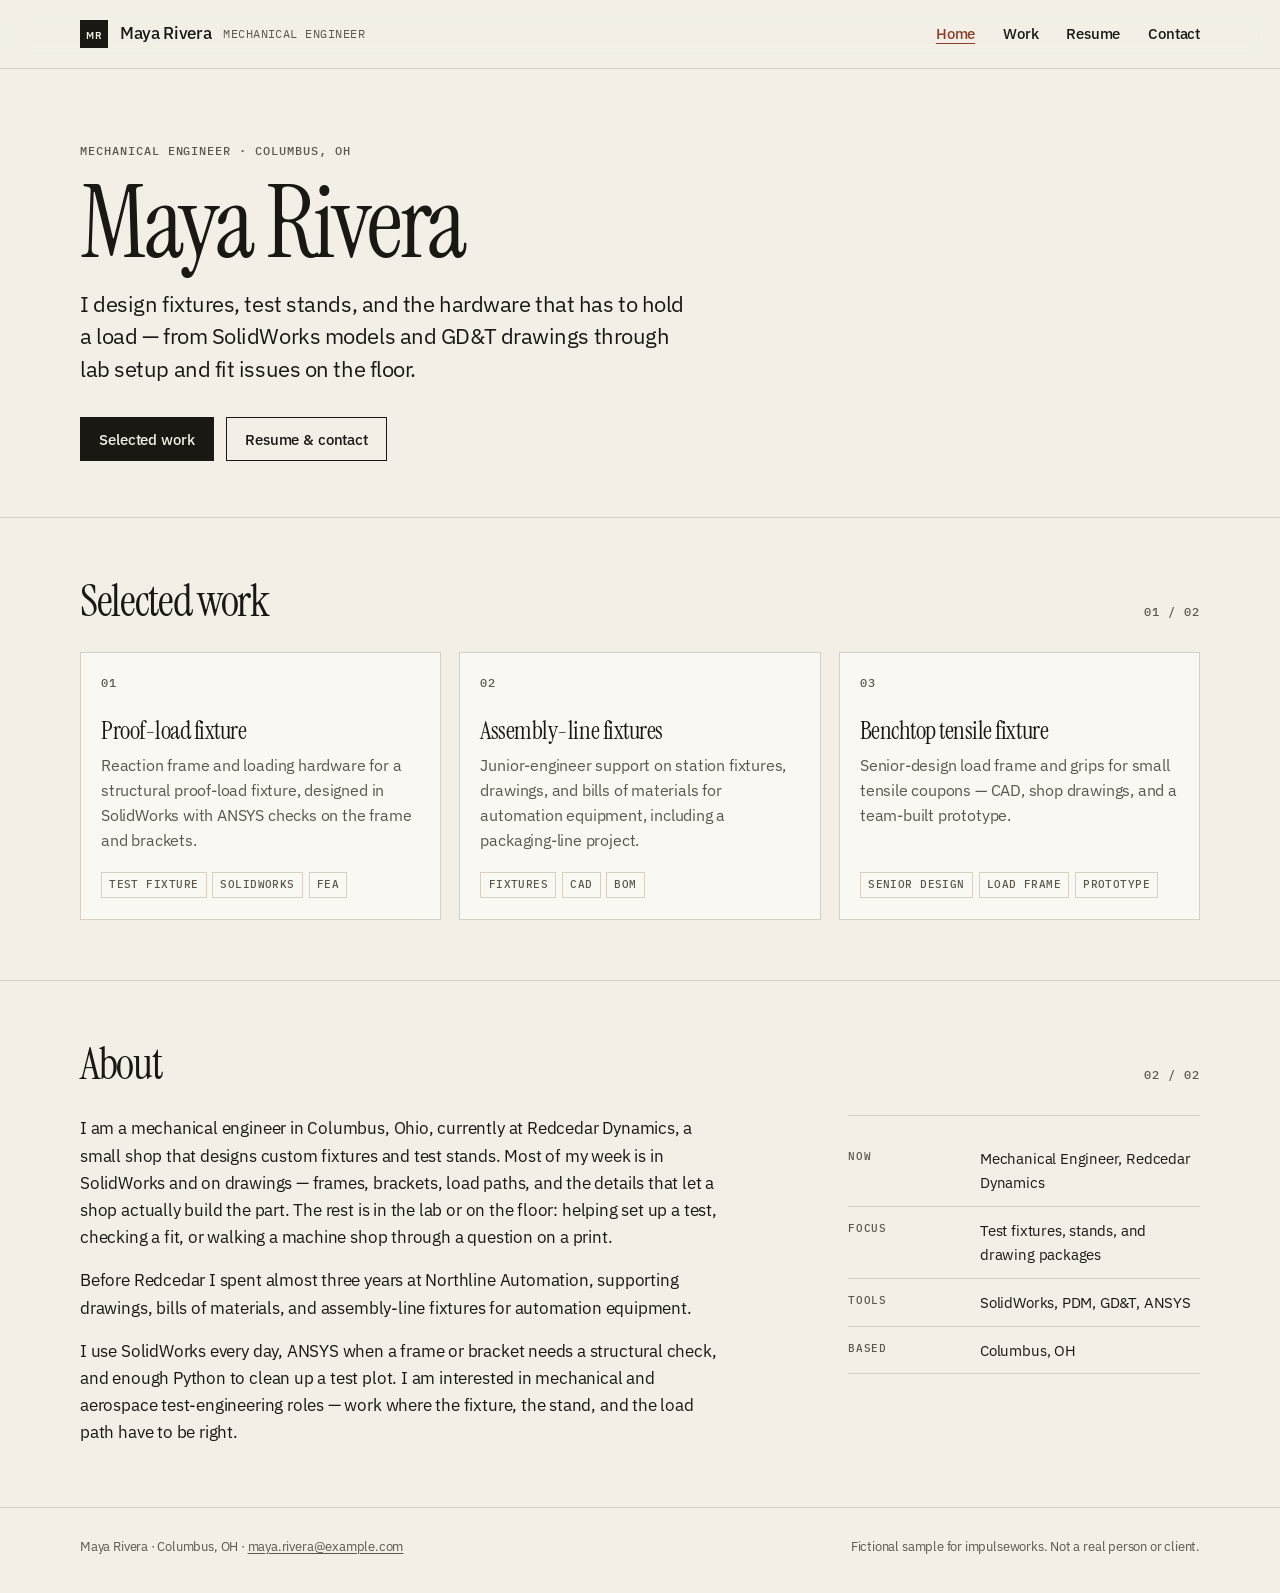
<file: index.html>
<!DOCTYPE html>
<html lang="en">
<head>
  <meta charset="utf-8">
  <meta name="viewport" content="width=device-width, initial-scale=1">
  <title>Maya Rivera — Mechanical Engineer</title>
  <meta name="description" content="Maya Rivera is a mechanical engineer who designs test fixtures and stands. Selected work in CAD, FEA, and lab support. Fictional sample for impulseworks.">
  <meta name="theme-color" content="#f3efe6">
  <meta property="og:type" content="website">
  <meta property="og:title" content="Maya Rivera — Mechanical Engineer">
  <meta property="og:description" content="Maya Rivera is a mechanical engineer who designs test fixtures and stands. Selected work in CAD, FEA, and lab support. Fictional sample for impulseworks.">
  <meta property="og:image" content="https://impulseworks.github.io/sample-portfolio/assets/og-image.png">
  <meta name="twitter:card" content="summary_large_image">
  <meta name="twitter:title" content="Maya Rivera — Mechanical Engineer">
  <meta name="twitter:description" content="Maya Rivera is a mechanical engineer who designs test fixtures and stands. Selected work in CAD, FEA, and lab support. Fictional sample for impulseworks.">
  <meta name="twitter:image" content="https://impulseworks.github.io/sample-portfolio/assets/og-image.png">
  <link rel="icon" href="assets/favicon.svg" type="image/svg+xml">
  <link rel="apple-touch-icon" href="assets/apple-touch-icon.png">
  <link rel="preload" href="fonts/ibm-plex-sans.woff2" as="font" type="font/woff2" crossorigin>
  <link rel="preload" href="fonts/instrument-serif-regular.woff2" as="font" type="font/woff2" crossorigin>
  <link rel="stylesheet" href="css/styles.css">
</head>
<body>
  <a class="skip-link" href="#main">Skip to content</a>
  <header class="site-header">
    <div class="wrap">
      <a class="wordmark" href="index.html">
        <svg class="mark" viewBox="0 0 32 32" aria-hidden="true">
        <rect width="32" height="32" fill="currentColor"/>
        <text x="16.2" y="21.4" text-anchor="middle" font-family="IBM Plex Sans, Helvetica Neue, Arial, sans-serif" font-size="11.5" font-weight="600" fill="#f3efe6" letter-spacing="0.4">MR</text>
      </svg>
        <span class="wordmark-name">Maya Rivera</span>
        <span class="wordmark-meta">Mechanical engineer</span>
      </a>
      <button class="nav-toggle" type="button" aria-expanded="false" aria-controls="site-nav">
        <span class="nav-toggle-bars"></span>
        <span class="visually-hidden">Menu</span>
      </button>
      <nav class="site-nav" id="site-nav" aria-label="Primary">
        <ul>
          <li><a href="index.html" aria-current="page">Home</a></li>
          <li><a href="projects.html">Work</a></li>
          <li><a href="resume.html">Resume</a></li>
          <li><a href="resume.html#contact">Contact</a></li>
        </ul>
      </nav>
    </div>
  </header>
  <main id="main">
    <section class="hero">
      <div class="wrap">
        <p class="eyebrow">Mechanical engineer · Columbus, OH</p>
        <h1>Maya Rivera</h1>
        <p class="lede">I design fixtures, test stands, and the hardware that has to hold a load — from SolidWorks models and GD&amp;T drawings through lab setup and fit issues on the floor.</p>
        <p class="hero-actions">
          <a class="btn" href="projects.html">Selected work</a>
          <a class="btn btn-ghost" href="resume.html">Resume &amp; contact</a>
        </p>
      </div>
    </section>

    <section class="section" aria-labelledby="work-heading">
      <div class="wrap">
        <div class="section-head">
          <h2 id="work-heading">Selected work</h2>
          <span class="section-index">01 / 02</span>
        </div>
        <div class="project-grid">
          <a class="project-card" href="projects.html#proof-load">
            <span class="num">01</span>
            <h3>Proof-load fixture</h3>
            <p>Reaction frame and loading hardware for a structural proof-load fixture, designed in SolidWorks with ANSYS checks on the frame and brackets.</p>
            <ul class="tags">
              <li class="tag">Test fixture</li>
              <li class="tag">SolidWorks</li>
              <li class="tag">FEA</li>
            </ul>
          </a>
          <a class="project-card" href="projects.html#assembly-fixtures">
            <span class="num">02</span>
            <h3>Assembly-line fixtures</h3>
            <p>Junior-engineer support on station fixtures, drawings, and bills of materials for automation equipment, including a packaging-line project.</p>
            <ul class="tags">
              <li class="tag">Fixtures</li>
              <li class="tag">CAD</li>
              <li class="tag">BOM</li>
            </ul>
          </a>
          <a class="project-card" href="projects.html#tensile-fixture">
            <span class="num">03</span>
            <h3>Benchtop tensile fixture</h3>
            <p>Senior-design load frame and grips for small tensile coupons — CAD, shop drawings, and a team-built prototype.</p>
            <ul class="tags">
              <li class="tag">Senior design</li>
              <li class="tag">Load frame</li>
              <li class="tag">Prototype</li>
            </ul>
          </a>
        </div>
      </div>
    </section>

    <section class="section" id="about" aria-labelledby="about-heading">
      <div class="wrap">
        <div class="section-head">
          <h2 id="about-heading">About</h2>
          <span class="section-index">02 / 02</span>
        </div>
        <div class="about-grid">
          <div class="about-copy">
            <p>I am a mechanical engineer in Columbus, Ohio, currently at Redcedar Dynamics, a small shop that designs custom fixtures and test stands. Most of my week is in SolidWorks and on drawings — frames, brackets, load paths, and the details that let a shop actually build the part. The rest is in the lab or on the floor: helping set up a test, checking a fit, or walking a machine shop through a question on a print.</p>
            <p>Before Redcedar I spent almost three years at Northline Automation, supporting drawings, bills of materials, and assembly-line fixtures for automation equipment.</p>
            <p>I use SolidWorks every day, ANSYS when a frame or bracket needs a structural check, and enough Python to clean up a test plot. I am interested in mechanical and aerospace test-engineering roles — work where the fixture, the stand, and the load path have to be right.</p>
          </div>
          <dl class="fact-list">
            <div>
              <dt>Now</dt>
              <dd>Mechanical Engineer, Redcedar Dynamics</dd>
            </div>
            <div>
              <dt>Focus</dt>
              <dd>Test fixtures, stands, and drawing packages</dd>
            </div>
            <div>
              <dt>Tools</dt>
              <dd>SolidWorks, PDM, GD&amp;T, ANSYS</dd>
            </div>
            <div>
              <dt>Based</dt>
              <dd>Columbus, OH</dd>
            </div>
          </dl>
        </div>
      </div>
    </section>
  </main>
  <footer class="site-footer">
    <div class="wrap">
      <p>Maya Rivera · Columbus, OH · <a href="mailto:maya.rivera@example.com">maya.rivera@example.com</a></p>
      <p>Fictional sample for impulseworks. Not a real person or client.</p>
    </div>
  </footer>
  <script src="js/nav.js"></script>
</body>
</html>
</file>
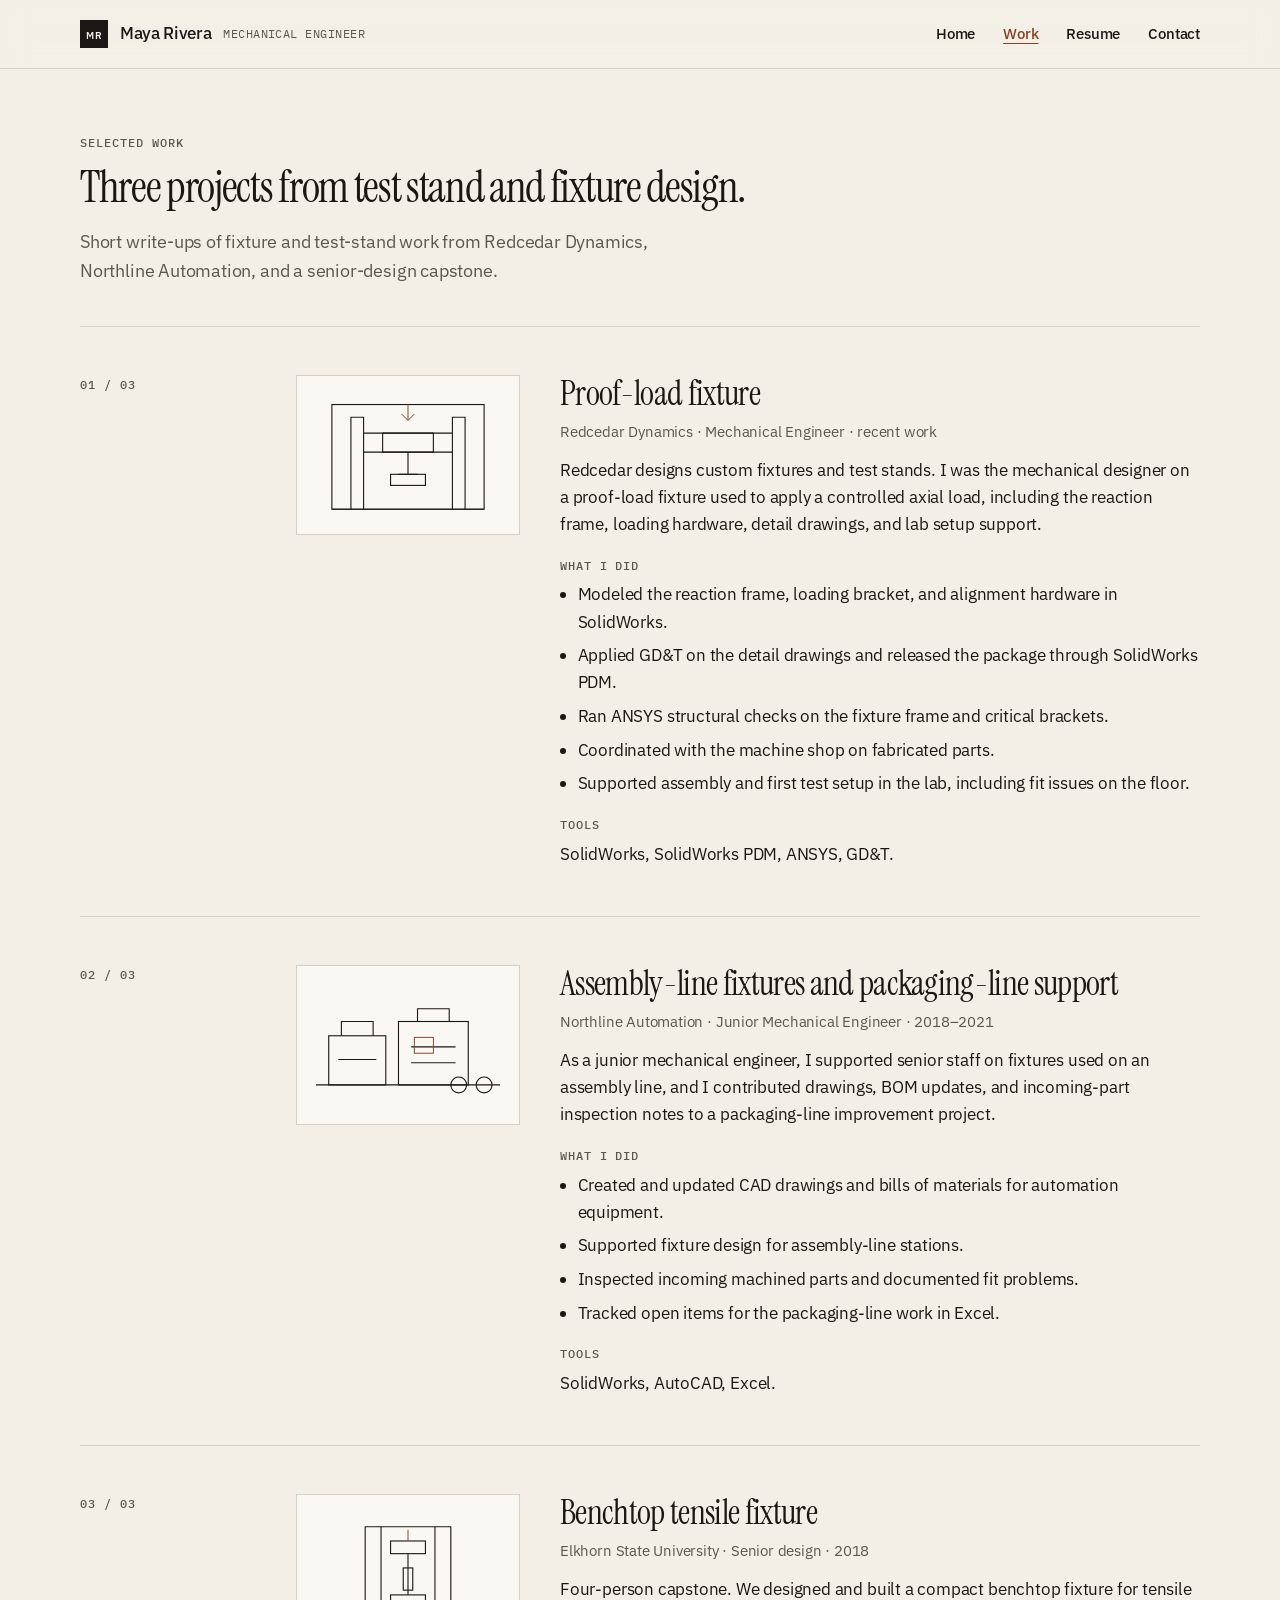
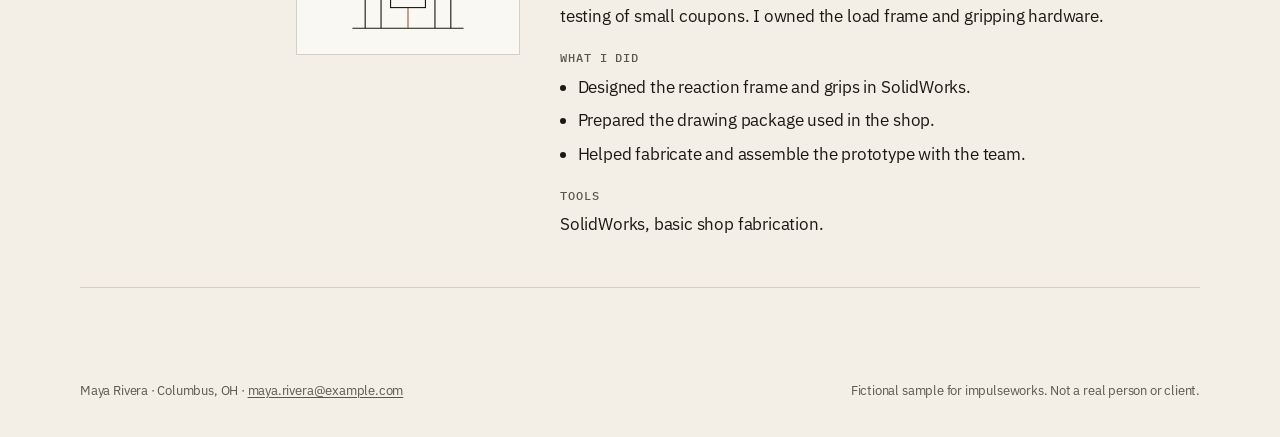
<file: projects.html>
<!DOCTYPE html>
<html lang="en">
<head>
  <meta charset="utf-8">
  <meta name="viewport" content="width=device-width, initial-scale=1">
  <title>Work — Maya Rivera</title>
  <meta name="description" content="Selected mechanical engineering work by Maya Rivera: a proof-load fixture, assembly-line fixtures, and a benchtop tensile fixture. Fictional sample for impulseworks.">
  <meta name="theme-color" content="#f3efe6">
  <meta property="og:type" content="website">
  <meta property="og:title" content="Work — Maya Rivera">
  <meta property="og:description" content="Selected mechanical engineering work by Maya Rivera: a proof-load fixture, assembly-line fixtures, and a benchtop tensile fixture. Fictional sample for impulseworks.">
  <meta property="og:image" content="https://impulseworks.github.io/sample-portfolio/assets/og-image.png">
  <meta name="twitter:card" content="summary_large_image">
  <meta name="twitter:title" content="Work — Maya Rivera">
  <meta name="twitter:description" content="Selected mechanical engineering work by Maya Rivera: a proof-load fixture, assembly-line fixtures, and a benchtop tensile fixture. Fictional sample for impulseworks.">
  <meta name="twitter:image" content="https://impulseworks.github.io/sample-portfolio/assets/og-image.png">
  <link rel="icon" href="assets/favicon.svg" type="image/svg+xml">
  <link rel="apple-touch-icon" href="assets/apple-touch-icon.png">
  <link rel="preload" href="fonts/ibm-plex-sans.woff2" as="font" type="font/woff2" crossorigin>
  <link rel="preload" href="fonts/instrument-serif-regular.woff2" as="font" type="font/woff2" crossorigin>
  <link rel="stylesheet" href="css/styles.css">
</head>
<body>
  <a class="skip-link" href="#main">Skip to content</a>
  <header class="site-header">
    <div class="wrap">
      <a class="wordmark" href="index.html">
        <svg class="mark" viewBox="0 0 32 32" aria-hidden="true">
        <rect width="32" height="32" fill="currentColor"/>
        <text x="16.2" y="21.4" text-anchor="middle" font-family="IBM Plex Sans, Helvetica Neue, Arial, sans-serif" font-size="11.5" font-weight="600" fill="#f3efe6" letter-spacing="0.4">MR</text>
      </svg>
        <span class="wordmark-name">Maya Rivera</span>
        <span class="wordmark-meta">Mechanical engineer</span>
      </a>
      <button class="nav-toggle" type="button" aria-expanded="false" aria-controls="site-nav">
        <span class="nav-toggle-bars"></span>
        <span class="visually-hidden">Menu</span>
      </button>
      <nav class="site-nav" id="site-nav" aria-label="Primary">
        <ul>
          <li><a href="index.html">Home</a></li>
          <li><a href="projects.html" aria-current="page">Work</a></li>
          <li><a href="resume.html">Resume</a></li>
          <li><a href="resume.html#contact">Contact</a></li>
        </ul>
      </nav>
    </div>
  </header>
  <main id="main">
    <div class="wrap">
      <header class="page-head">
        <p class="page-kicker">Selected work</p>
        <h1>Three projects from test stand and fixture design.</h1>
        <p class="intro">Short write-ups of fixture and test-stand work from Redcedar Dynamics, Northline Automation, and a senior-design capstone.</p>
      </header>

      <div class="project-list">
        <article class="project-block" id="proof-load">
          <p class="num">01 / 03</p>
          <svg class="project-illust" viewBox="0 0 280 200" xmlns="http://www.w3.org/2000/svg" role="img" aria-label="Line drawing of a proof-load fixture frame">
  <rect width="280" height="200" fill="#faf8f3"/>
  <g fill="none" stroke="#1b1814" stroke-width="1.4">
    <rect x="44" y="36" width="192" height="132"/>
    <path d="M44 168h192M68 168V52h16V168M196 168V52h16V168"/>
    <path d="M84 72h112M84 96h112"/>
    <rect x="108" y="72" width="64" height="24"/>
    <path d="M140 96v28M128 124h24"/>
    <rect x="118" y="124" width="44" height="14"/>
  </g>
  <g fill="none" stroke="#8a3f28" stroke-width="1.2">
    <path d="M140 36v20M132 48l8 8 8-8"/>
  </g>
</svg>
          <div>
            <h2>Proof-load fixture</h2>
            <p class="project-meta">Redcedar Dynamics · Mechanical Engineer · recent work</p>
            <p>Redcedar designs custom fixtures and test stands. I was the mechanical designer on a proof-load fixture used to apply a controlled axial load, including the reaction frame, loading hardware, detail drawings, and lab setup support.</p>
            <h3>What I did</h3>
            <ul>
              <li>Modeled the reaction frame, loading bracket, and alignment hardware in SolidWorks.</li>
              <li>Applied GD&amp;T on the detail drawings and released the package through SolidWorks PDM.</li>
              <li>Ran ANSYS structural checks on the fixture frame and critical brackets.</li>
              <li>Coordinated with the machine shop on fabricated parts.</li>
              <li>Supported assembly and first test setup in the lab, including fit issues on the floor.</li>
            </ul>
            <h3>Tools</h3>
            <p>SolidWorks, SolidWorks PDM, ANSYS, GD&amp;T.</p>
          </div>
        </article>

        <article class="project-block" id="assembly-fixtures">
          <p class="num">02 / 03</p>
          <svg class="project-illust" viewBox="0 0 280 200" xmlns="http://www.w3.org/2000/svg" role="img" aria-label="Line drawing of an assembly-line fixture station">
  <rect width="280" height="200" fill="#faf8f3"/>
  <g fill="none" stroke="#1b1814" stroke-width="1.4">
    <path d="M24 150h232"/>
    <rect x="40" y="88" width="72" height="62"/>
    <rect x="128" y="70" width="88" height="80"/>
    <path d="M56 88V70h40v18M152 70V54h40v16"/>
    <circle cx="204" cy="150" r="10"/>
    <circle cx="236" cy="150" r="10"/>
    <path d="M52 118h48M144 102h56M144 122h56"/>
  </g>
  <g fill="none" stroke="#8a3f28" stroke-width="1.2">
    <rect x="148" y="90" width="24" height="20"/>
  </g>
</svg>
          <div>
            <h2>Assembly-line fixtures and packaging-line support</h2>
            <p class="project-meta">Northline Automation · Junior Mechanical Engineer · 2018–2021</p>
            <p>As a junior mechanical engineer, I supported senior staff on fixtures used on an assembly line, and I contributed drawings, BOM updates, and incoming-part inspection notes to a packaging-line improvement project.</p>
            <h3>What I did</h3>
            <ul>
              <li>Created and updated CAD drawings and bills of materials for automation equipment.</li>
              <li>Supported fixture design for assembly-line stations.</li>
              <li>Inspected incoming machined parts and documented fit problems.</li>
              <li>Tracked open items for the packaging-line work in Excel.</li>
            </ul>
            <h3>Tools</h3>
            <p>SolidWorks, AutoCAD, Excel.</p>
          </div>
        </article>

        <article class="project-block" id="tensile-fixture">
          <p class="num">03 / 03</p>
          <svg class="project-illust" viewBox="0 0 280 200" xmlns="http://www.w3.org/2000/svg" role="img" aria-label="Line drawing of a benchtop tensile fixture">
  <rect width="280" height="200" fill="#faf8f3"/>
  <g fill="none" stroke="#1b1814" stroke-width="1.4">
    <path d="M70 168h140M86 168V40h20V168M174 168V40h20V168M86 40h108"/>
    <rect x="118" y="58" width="44" height="16"/>
    <rect x="118" y="126" width="44" height="16"/>
    <path d="M140 74v52"/>
    <rect x="134" y="92" width="12" height="28"/>
  </g>
  <g fill="none" stroke="#8a3f28" stroke-width="1.2">
    <path d="M140 58V44M140 142v26"/>
  </g>
</svg>
          <div>
            <h2>Benchtop tensile fixture</h2>
            <p class="project-meta">Elkhorn State University · Senior design · 2018</p>
            <p>Four-person capstone. We designed and built a compact benchtop fixture for tensile testing of small coupons. I owned the load frame and gripping hardware.</p>
            <h3>What I did</h3>
            <ul>
              <li>Designed the reaction frame and grips in SolidWorks.</li>
              <li>Prepared the drawing package used in the shop.</li>
              <li>Helped fabricate and assemble the prototype with the team.</li>
            </ul>
            <h3>Tools</h3>
            <p>SolidWorks, basic shop fabrication.</p>
          </div>
        </article>
      </div>
    </div>
  </main>
  <footer class="site-footer">
    <div class="wrap">
      <p>Maya Rivera · Columbus, OH · <a href="mailto:maya.rivera@example.com">maya.rivera@example.com</a></p>
      <p>Fictional sample for impulseworks. Not a real person or client.</p>
    </div>
  </footer>
  <script src="js/nav.js"></script>
</body>
</html>
</file>
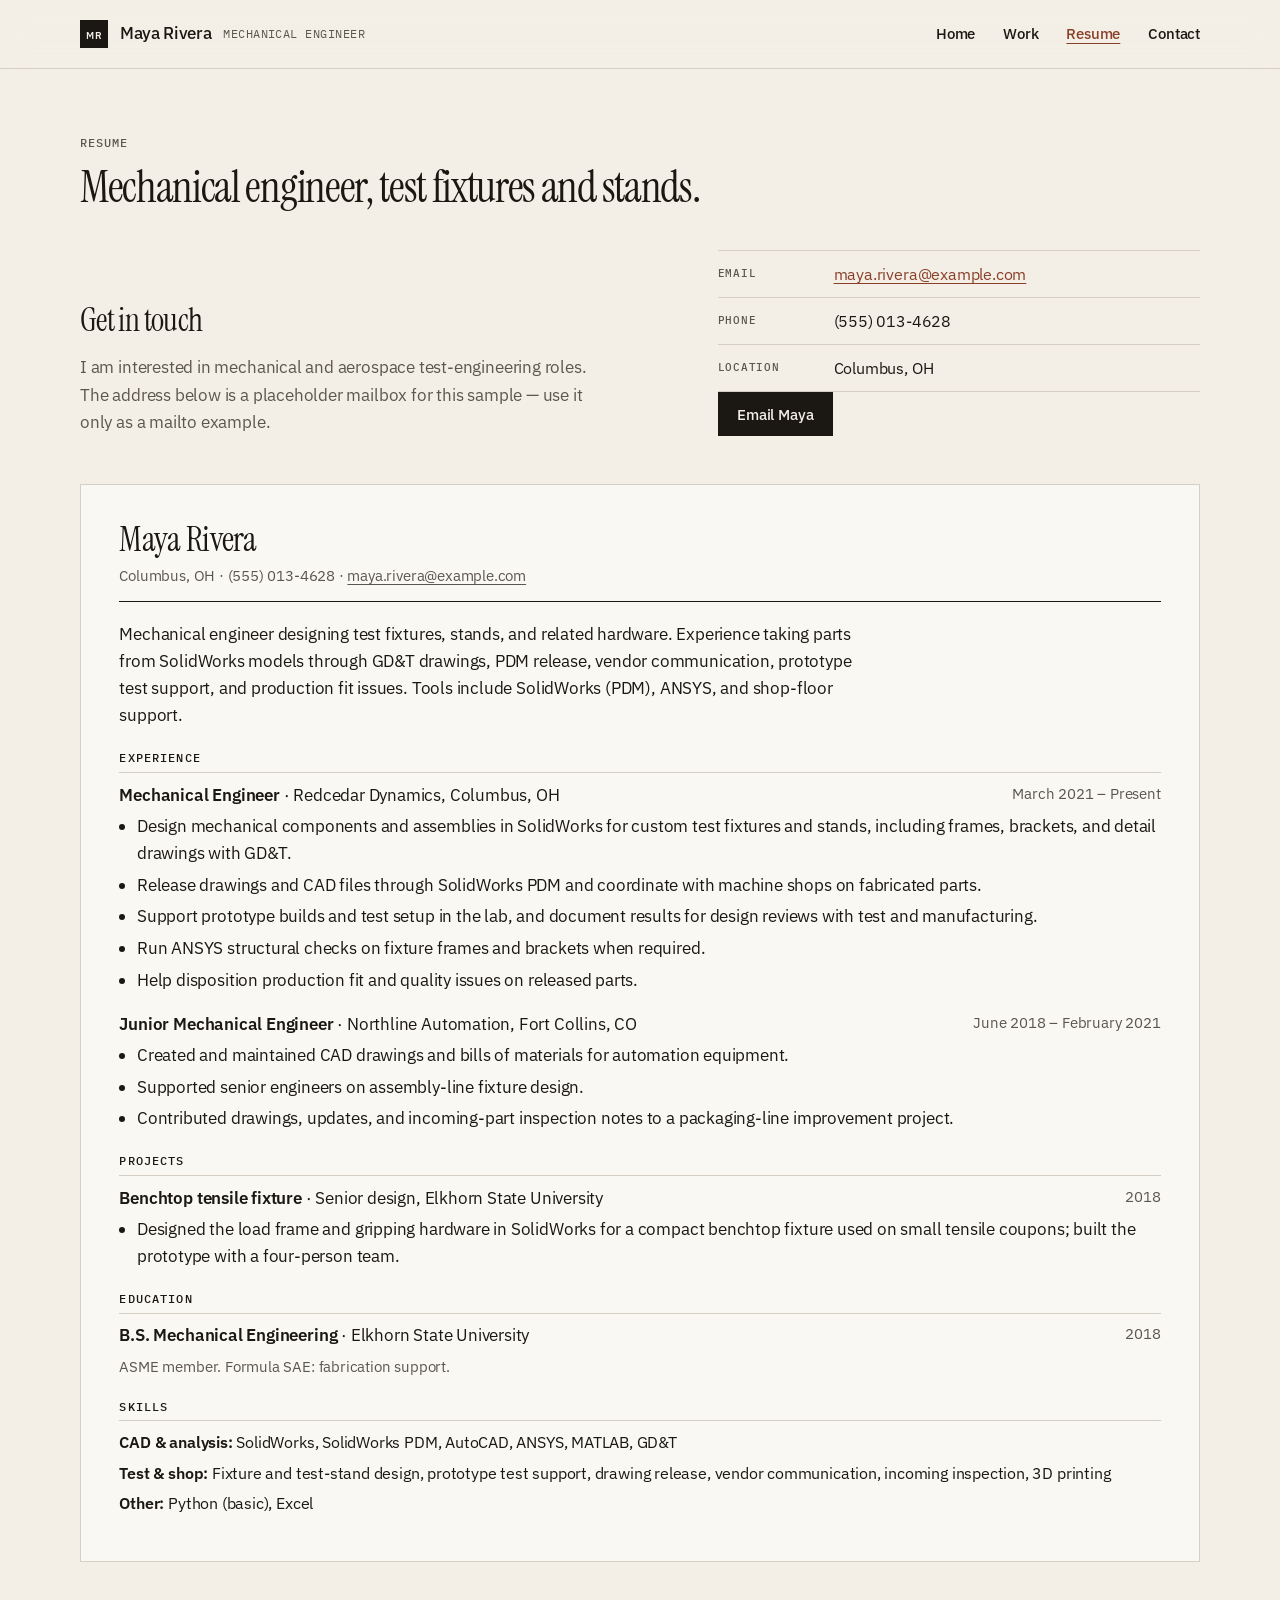
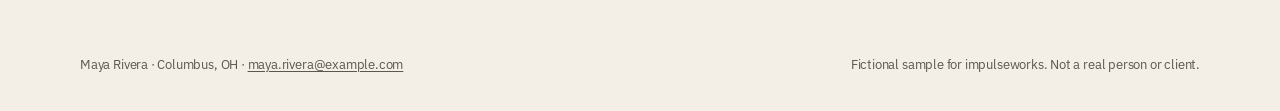
<file: resume.html>
<!DOCTYPE html>
<html lang="en">
<head>
  <meta charset="utf-8">
  <meta name="viewport" content="width=device-width, initial-scale=1">
  <title>Resume &amp; contact — Maya Rivera</title>
  <meta name="description" content="Resume and contact for Maya Rivera, a mechanical engineer focused on test fixtures and stands. Email maya.rivera@example.com. Fictional sample for impulseworks.">
  <meta name="theme-color" content="#f3efe6">
  <meta property="og:type" content="website">
  <meta property="og:title" content="Resume &amp; contact — Maya Rivera">
  <meta property="og:description" content="Resume and contact for Maya Rivera, a mechanical engineer focused on test fixtures and stands. Fictional sample for impulseworks.">
  <meta property="og:image" content="https://impulseworks.github.io/sample-portfolio/assets/og-image.png">
  <meta name="twitter:card" content="summary_large_image">
  <meta name="twitter:title" content="Resume &amp; contact — Maya Rivera">
  <meta name="twitter:description" content="Resume and contact for Maya Rivera, a mechanical engineer focused on test fixtures and stands. Fictional sample for impulseworks.">
  <meta name="twitter:image" content="https://impulseworks.github.io/sample-portfolio/assets/og-image.png">
  <link rel="icon" href="assets/favicon.svg" type="image/svg+xml">
  <link rel="apple-touch-icon" href="assets/apple-touch-icon.png">
  <link rel="preload" href="fonts/ibm-plex-sans.woff2" as="font" type="font/woff2" crossorigin>
  <link rel="preload" href="fonts/instrument-serif-regular.woff2" as="font" type="font/woff2" crossorigin>
  <link rel="stylesheet" href="css/styles.css">
</head>
<body>
  <a class="skip-link" href="#main">Skip to content</a>
  <header class="site-header">
    <div class="wrap">
      <a class="wordmark" href="index.html">
        <svg class="mark" viewBox="0 0 32 32" aria-hidden="true">
        <rect width="32" height="32" fill="currentColor"/>
        <text x="16.2" y="21.4" text-anchor="middle" font-family="IBM Plex Sans, Helvetica Neue, Arial, sans-serif" font-size="11.5" font-weight="600" fill="#f3efe6" letter-spacing="0.4">MR</text>
      </svg>
        <span class="wordmark-name">Maya Rivera</span>
        <span class="wordmark-meta">Mechanical engineer</span>
      </a>
      <button class="nav-toggle" type="button" aria-expanded="false" aria-controls="site-nav">
        <span class="nav-toggle-bars"></span>
        <span class="visually-hidden">Menu</span>
      </button>
      <nav class="site-nav" id="site-nav" aria-label="Primary">
        <ul>
          <li><a href="index.html">Home</a></li>
          <li><a href="projects.html">Work</a></li>
          <li><a href="resume.html" aria-current="page">Resume</a></li>
          <li><a href="resume.html#contact">Contact</a></li>
        </ul>
      </nav>
    </div>
  </header>
  <main id="main">
    <div class="wrap">
      <header class="page-head">
        <p class="page-kicker">Resume</p>
        <h1>Mechanical engineer, test fixtures and stands.</h1>
      </header>

      <section class="contact-band" id="contact" aria-labelledby="contact-heading">
        <div>
          <h2 id="contact-heading">Get in touch</h2>
          <p>I am interested in mechanical and aerospace test-engineering roles. The address below is a placeholder mailbox for this sample — use it only as a mailto example.</p>
        </div>
        <div>
          <ul class="contact-list">
            <li><span>Email</span> <a href="mailto:maya.rivera@example.com">maya.rivera@example.com</a></li>
            <li><span>Phone</span> (555) 013-4628</li>
            <li><span>Location</span> Columbus, OH</li>
          </ul>
          <p class="contact-actions">
            <a class="btn" href="mailto:maya.rivera@example.com">Email Maya</a>
          </p>
        </div>
      </section>

      <article class="resume-sheet" aria-label="Resume">
        <header>
          <h2>Maya Rivera</h2>
          <p class="resume-contact">Columbus, OH · (555) 013-4628 · <a href="mailto:maya.rivera@example.com">maya.rivera@example.com</a></p>
        </header>
        <p class="resume-summary">Mechanical engineer designing test fixtures, stands, and related hardware. Experience taking parts from SolidWorks models through GD&amp;T drawings, PDM release, vendor communication, prototype test support, and production fit issues. Tools include SolidWorks (PDM), ANSYS, and shop-floor support.</p>

        <h3>Experience</h3>
        <div class="job">
          <div class="job-head">
            <div><strong>Mechanical Engineer</strong> · Redcedar Dynamics, Columbus, OH</div>
            <div class="job-dates">March 2021 – Present</div>
          </div>
          <ul>
            <li>Design mechanical components and assemblies in SolidWorks for custom test fixtures and stands, including frames, brackets, and detail drawings with GD&amp;T.</li>
            <li>Release drawings and CAD files through SolidWorks PDM and coordinate with machine shops on fabricated parts.</li>
            <li>Support prototype builds and test setup in the lab, and document results for design reviews with test and manufacturing.</li>
            <li>Run ANSYS structural checks on fixture frames and brackets when required.</li>
            <li>Help disposition production fit and quality issues on released parts.</li>
          </ul>
        </div>
        <div class="job">
          <div class="job-head">
            <div><strong>Junior Mechanical Engineer</strong> · Northline Automation, Fort Collins, CO</div>
            <div class="job-dates">June 2018 – February 2021</div>
          </div>
          <ul>
            <li>Created and maintained CAD drawings and bills of materials for automation equipment.</li>
            <li>Supported senior engineers on assembly-line fixture design.</li>
            <li>Contributed drawings, updates, and incoming-part inspection notes to a packaging-line improvement project.</li>
          </ul>
        </div>

        <h3>Projects</h3>
        <div class="job">
          <div class="job-head">
            <div><strong>Benchtop tensile fixture</strong> · Senior design, Elkhorn State University</div>
            <div class="job-dates">2018</div>
          </div>
          <ul>
            <li>Designed the load frame and gripping hardware in SolidWorks for a compact benchtop fixture used on small tensile coupons; built the prototype with a four-person team.</li>
          </ul>
        </div>

        <h3>Education</h3>
        <div class="job">
          <div class="job-head">
            <div><strong>B.S. Mechanical Engineering</strong> · Elkhorn State University</div>
            <div class="job-dates">2018</div>
          </div>
          <p class="edu-extra">ASME member. Formula SAE: fabrication support.</p>
        </div>

        <h3>Skills</h3>
        <p class="skills-row"><b>CAD &amp; analysis:</b> SolidWorks, SolidWorks PDM, AutoCAD, ANSYS, MATLAB, GD&amp;T</p>
        <p class="skills-row"><b>Test &amp; shop:</b> Fixture and test-stand design, prototype test support, drawing release, vendor communication, incoming inspection, 3D printing</p>
        <p class="skills-row"><b>Other:</b> Python (basic), Excel</p>
      </article>
    </div>
  </main>
  <footer class="site-footer">
    <div class="wrap">
      <p>Maya Rivera · Columbus, OH · <a href="mailto:maya.rivera@example.com">maya.rivera@example.com</a></p>
      <p>Fictional sample for impulseworks. Not a real person or client.</p>
    </div>
  </footer>
  <script src="js/nav.js"></script>
</body>
</html>
</file>
<file: css/styles.css>
/* Maya Rivera — fictional engineering portfolio. Sample for impulseworks. */

@font-face {
  font-family: "Instrument Serif";
  src: url("../fonts/instrument-serif-regular.woff2") format("woff2");
  font-weight: 400;
  font-style: normal;
  font-display: swap;
}

@font-face {
  font-family: "Instrument Serif";
  src: url("../fonts/instrument-serif-italic.woff2") format("woff2");
  font-weight: 400;
  font-style: italic;
  font-display: swap;
}

@font-face {
  font-family: "IBM Plex Sans";
  src: url("../fonts/ibm-plex-sans.woff2") format("woff2");
  font-weight: 100 700;
  font-style: normal;
  font-display: swap;
}

@font-face {
  font-family: "IBM Plex Mono";
  src: url("../fonts/ibm-plex-mono-regular.woff2") format("woff2");
  font-weight: 400;
  font-style: normal;
  font-display: swap;
}

@font-face {
  font-family: "IBM Plex Mono";
  src: url("../fonts/ibm-plex-mono-medium.woff2") format("woff2");
  font-weight: 500;
  font-style: normal;
  font-display: swap;
}

:root {
  --paper: #f3efe6;
  --paper-raised: #faf8f3;
  --ink: #1b1814;
  --ink-soft: #5c574e;
  --line: #d6d0c4;
  --line-strong: #b7af9f;
  --accent: #8a3f28;
  --accent-hover: #6c311f;
  --header-h: 4.25rem;
  --max: 70rem;
  --measure: 40rem;
  --sans: "IBM Plex Sans", "Helvetica Neue", Helvetica, Arial, sans-serif;
  --serif: "Instrument Serif", "Times New Roman", Times, serif;
  --mono: "IBM Plex Mono", ui-monospace, Menlo, monospace;
  --ease: 180ms ease;
}

*,
*::before,
*::after {
  box-sizing: border-box;
}

html {
  scroll-behavior: smooth;
}

@media (prefers-reduced-motion: reduce) {
  html { scroll-behavior: auto; }
  *, *::before, *::after {
    animation-duration: 0.01ms !important;
    animation-iteration-count: 1 !important;
    transition-duration: 0.01ms !important;
  }
}

body {
  margin: 0;
  background: var(--paper);
  color: var(--ink);
  font-family: var(--sans);
  font-size: 1.0625rem;
  font-weight: 400;
  line-height: 1.6;
  letter-spacing: -0.011em;
  text-rendering: optimizeLegibility;
  -webkit-font-smoothing: antialiased;
}

img, svg {
  display: block;
  max-width: 100%;
}

a {
  color: var(--accent);
  text-decoration-thickness: 1px;
  text-underline-offset: 0.18em;
}

a:hover {
  color: var(--accent-hover);
}

:focus-visible {
  outline: 2px solid var(--accent);
  outline-offset: 3px;
}

.skip-link {
  position: absolute;
  left: 1rem;
  top: -3.5rem;
  z-index: 100;
  background: var(--ink);
  color: var(--paper);
  padding: 0.5rem 0.85rem;
  text-decoration: none;
}

.skip-link:focus {
  top: 1rem;
  color: var(--paper);
  outline-color: var(--paper);
}

.wrap {
  width: min(100% - 2.5rem, var(--max));
  margin-inline: auto;
}

/* Header
   ======================================== */

.site-header {
  position: sticky;
  top: 0;
  z-index: 40;
  background: color-mix(in srgb, var(--paper) 88%, transparent);
  backdrop-filter: blur(14px);
  border-bottom: 1px solid var(--line);
}

.site-header .wrap {
  display: flex;
  align-items: center;
  justify-content: space-between;
  min-height: var(--header-h);
  gap: 1rem;
}

.wordmark {
  display: flex;
  align-items: center;
  gap: 0.75rem;
  color: var(--ink);
  text-decoration: none;
}

.wordmark:hover { color: var(--ink); }

.mark {
  width: 1.75rem;
  height: 1.75rem;
  flex: none;
}

.wordmark-name {
  font-weight: 500;
  letter-spacing: -0.02em;
}

.wordmark-meta {
  display: none;
  color: var(--ink-soft);
  font-family: var(--mono);
  font-size: 0.72rem;
  font-weight: 400;
  letter-spacing: 0.04em;
  text-transform: uppercase;
}

.nav-toggle {
  display: inline-flex;
  align-items: center;
  justify-content: center;
  width: 2.75rem;
  height: 2.75rem;
  padding: 0;
  border: 1px solid var(--line-strong);
  background: transparent;
  color: var(--ink);
  cursor: pointer;
}

.nav-toggle-bars {
  display: block;
  width: 1.05rem;
  height: 1.05rem;
  background:
    linear-gradient(currentColor, currentColor) 0 0 / 100% 1.5px no-repeat,
    linear-gradient(currentColor, currentColor) 0 50% / 100% 1.5px no-repeat,
    linear-gradient(currentColor, currentColor) 0 100% / 100% 1.5px no-repeat;
}

.nav-toggle[aria-expanded="true"] .nav-toggle-bars {
  background:
    linear-gradient(currentColor, currentColor) 0 50% / 100% 1.5px no-repeat;
}

.site-nav ul {
  list-style: none;
  margin: 0;
  padding: 0;
}

.site-nav a {
  color: var(--ink);
  text-decoration: none;
}

.site-nav a:hover,
.site-nav a[aria-current="page"] {
  color: var(--accent);
}

.site-nav a[aria-current="page"] {
  text-decoration: underline;
  text-underline-offset: 0.28em;
  text-decoration-thickness: 1px;
}

/* Mobile nav */
@media (max-width: 47.99rem) {
  .site-nav {
    position: absolute;
    left: 0;
    right: 0;
    top: 100%;
    display: none;
    background: var(--paper-raised);
    border-bottom: 1px solid var(--line);
    padding: 0.5rem 1.25rem 1.25rem;
  }

  .site-nav.is-open { display: block; }

  .site-nav ul {
    display: flex;
    flex-direction: column;
    gap: 0.15rem;
  }

  .site-nav a {
    display: block;
    padding: 0.8rem 0.2rem;
    font-size: 1.1rem;
  }
}

@media (min-width: 48rem) {
  .nav-toggle { display: none; }

  .wordmark-meta { display: inline; }

  .site-nav ul {
    display: flex;
    align-items: center;
    gap: 1.75rem;
  }

  .site-nav a {
    font-size: 0.95rem;
    font-weight: 500;
  }
}

/* Hero
   ======================================== */

.hero {
  padding: 4.5rem 0 3.5rem;
  border-bottom: 1px solid var(--line);
}

.eyebrow {
  margin: 0 0 1.1rem;
  font-family: var(--mono);
  font-size: 0.75rem;
  font-weight: 500;
  letter-spacing: 0.08em;
  text-transform: uppercase;
  color: var(--ink-soft);
}

.hero h1 {
  margin: 0 0 1.25rem;
  font-family: var(--serif);
  font-size: clamp(3.25rem, 9vw, 6.25rem);
  font-weight: 400;
  line-height: 0.9;
  letter-spacing: -0.03em;
}

.lede {
  margin: 0;
  max-width: 38rem;
  font-size: clamp(1.15rem, 2.1vw, 1.4rem);
  line-height: 1.45;
  letter-spacing: -0.02em;
  color: var(--ink);
}

.hero-actions {
  display: flex;
  flex-wrap: wrap;
  gap: 0.75rem;
  margin: 2rem 0 0;
}

.btn {
  display: inline-flex;
  align-items: center;
  justify-content: center;
  min-height: 2.75rem;
  padding: 0.55rem 1.15rem;
  background: var(--ink);
  color: var(--paper);
  text-decoration: none;
  font-size: 0.95rem;
  font-weight: 500;
  letter-spacing: -0.01em;
  border: 1px solid var(--ink);
}

.btn:hover {
  background: var(--accent);
  border-color: var(--accent);
  color: #fff;
}

.btn-ghost {
  background: transparent;
  color: var(--ink);
}

.btn-ghost:hover {
  background: var(--ink);
  border-color: var(--ink);
  color: var(--paper);
}

/* Sections
   ======================================== */

.section {
  padding: 3.75rem 0;
  border-bottom: 1px solid var(--line);
}

.section-head {
  display: flex;
  align-items: baseline;
  justify-content: space-between;
  gap: 1rem;
  margin-bottom: 1.75rem;
}

.section-head h2,
.page-head h1 {
  margin: 0;
  font-family: var(--serif);
  font-size: clamp(2rem, 4vw, 2.75rem);
  font-weight: 400;
  letter-spacing: -0.03em;
  line-height: 1.05;
}

.section-index,
.page-kicker {
  font-family: var(--mono);
  font-size: 0.75rem;
  font-weight: 500;
  letter-spacing: 0.08em;
  text-transform: uppercase;
  color: var(--ink-soft);
}

.page-head {
  padding: 3.25rem 0 0.5rem;
}

.page-head .intro {
  max-width: var(--measure);
  margin: 1.1rem 0 0;
  color: var(--ink-soft);
  font-size: 1.125rem;
}

/* Project cards
   ======================================== */

.project-grid {
  display: grid;
  gap: 1rem;
}

@media (min-width: 60rem) {
  .project-grid { grid-template-columns: repeat(3, 1fr); gap: 1.15rem; }
}

.project-card {
  display: flex;
  flex-direction: column;
  background: var(--paper-raised);
  border: 1px solid var(--line);
  color: var(--ink);
  text-decoration: none;
  padding: 1.25rem 1.25rem 1.35rem;
  min-height: 100%;
  transition: border-color var(--ease);
}

.project-card:hover {
  color: var(--ink);
  border-color: var(--ink);
}

.project-card .num {
  font-family: var(--mono);
  font-size: 0.75rem;
  font-weight: 500;
  letter-spacing: 0.06em;
  color: var(--ink-soft);
  margin-bottom: 1.5rem;
}

.project-card h3 {
  margin: 0 0 0.5rem;
  font-family: var(--serif);
  font-size: 1.55rem;
  font-weight: 400;
  letter-spacing: -0.02em;
  line-height: 1.15;
}

.project-card p {
  margin: 0 0 1.15rem;
  color: var(--ink-soft);
  flex: 1;
  font-size: 0.98rem;
}

.project-card .tags {
  display: flex;
  flex-wrap: wrap;
  gap: 0.35rem;
  margin: 0;
  padding: 0;
  list-style: none;
}

.tag {
  font-family: var(--mono);
  font-size: 0.68rem;
  font-weight: 500;
  letter-spacing: 0.04em;
  text-transform: uppercase;
  color: var(--ink-soft);
  border: 1px solid var(--line);
  padding: 0.2rem 0.45rem;
}

/* About
   ======================================== */

.about-grid {
  display: grid;
  gap: 2rem;
}

@media (min-width: 56rem) {
  .about-grid {
    grid-template-columns: minmax(0, 1.4fr) minmax(14rem, 0.7fr);
    gap: 4rem;
    align-items: start;
  }
}

.about-copy p {
  margin: 0 0 1rem;
  max-width: var(--measure);
}

.about-copy p:last-child { margin-bottom: 0; }

.fact-list {
  margin: 0;
  padding: 1.15rem 0 0;
  border-top: 1px solid var(--line);
}

.fact-list div {
  display: grid;
  grid-template-columns: 7.5rem 1fr;
  gap: 0.75rem;
  padding: 0.7rem 0;
  border-bottom: 1px solid var(--line);
  font-size: 0.95rem;
}

.fact-list dt {
  font-family: var(--mono);
  font-size: 0.68rem;
  font-weight: 500;
  letter-spacing: 0.07em;
  text-transform: uppercase;
  color: var(--ink-soft);
  margin: 0.15rem 0 0;
}

.fact-list dd { margin: 0; }

/* Project write-ups
   ======================================== */

.project-list {
  display: flex;
  flex-direction: column;
  gap: 0;
  padding: 2rem 0 4rem;
}

.project-block {
  display: grid;
  gap: 1.5rem;
  padding: 2.5rem 0;
  border-top: 1px solid var(--line);
}

.project-block:last-child { border-bottom: 1px solid var(--line); }

@media (min-width: 60rem) {
  .project-block {
    grid-template-columns: 11rem minmax(0, 14rem) minmax(0, 1fr);
    gap: 2.5rem;
    align-items: start;
    padding: 3rem 0;
  }
}

.project-block .num {
  font-family: var(--mono);
  font-size: 0.75rem;
  font-weight: 500;
  letter-spacing: 0.08em;
  text-transform: uppercase;
  color: var(--ink-soft);
}

.project-illust {
  width: 100%;
  height: auto;
  background: var(--paper-raised);
  border: 1px solid var(--line);
}

.project-block h2 {
  margin: 0 0 0.35rem;
  font-family: var(--serif);
  font-size: clamp(1.6rem, 3vw, 2.1rem);
  font-weight: 400;
  letter-spacing: -0.02em;
  line-height: 1.15;
}

.project-meta {
  margin: 0 0 1.1rem;
  color: var(--ink-soft);
  font-size: 0.95rem;
}

.project-block h3 {
  margin: 1.15rem 0 0.4rem;
  font-size: 0.72rem;
  font-family: var(--mono);
  font-weight: 500;
  letter-spacing: 0.08em;
  text-transform: uppercase;
  color: var(--ink-soft);
}

.project-block p { margin: 0 0 0.85rem; }
.project-block p:last-child { margin-bottom: 0; }

.project-block ul {
  margin: 0;
  padding: 0 0 0 1.1rem;
}

.project-block li { margin: 0 0 0.4rem; }
.project-block li:last-child { margin-bottom: 0; }

/* Resume page
   ======================================== */

.contact-band {
  display: grid;
  gap: 1.5rem;
  padding: 2rem 0 3rem;
}

@media (min-width: 52rem) {
  .contact-band {
    grid-template-columns: 1.1fr 0.9fr;
    gap: 3rem;
    align-items: end;
  }
}

.contact-band h2 {
  margin: 0 0 0.5rem;
  font-family: var(--serif);
  font-size: 2rem;
  font-weight: 400;
  letter-spacing: -0.02em;
}

.contact-band p {
  margin: 0;
  max-width: 32rem;
  color: var(--ink-soft);
}

.contact-actions {
  display: flex;
  flex-wrap: wrap;
  gap: 0.75rem;
}

.contact-list {
  margin: 0;
  padding: 0;
  list-style: none;
}

.contact-list li {
  display: grid;
  grid-template-columns: 6.5rem 1fr;
  gap: 0.75rem;
  padding: 0.65rem 0;
  border-top: 1px solid var(--line);
  font-size: 0.98rem;
}

.contact-list li:last-child { border-bottom: 1px solid var(--line); }

.contact-list span {
  font-family: var(--mono);
  font-size: 0.68rem;
  font-weight: 500;
  letter-spacing: 0.07em;
  text-transform: uppercase;
  color: var(--ink-soft);
  margin-top: 0.2rem;
}

.resume-sheet {
  background: var(--paper-raised);
  border: 1px solid var(--line);
  padding: clamp(1.25rem, 3vw, 2.4rem);
  margin: 0 0 4rem;
}

.resume-sheet header {
  border-bottom: 1px solid var(--ink);
  padding-bottom: 0.85rem;
  margin-bottom: 1.15rem;
}

.resume-sheet h2 {
  margin: 0;
  font-family: var(--serif);
  font-size: 2.15rem;
  font-weight: 400;
  letter-spacing: -0.02em;
  line-height: 1;
}

.resume-contact {
  margin: 0.4rem 0 0;
  color: var(--ink-soft);
  font-size: 0.92rem;
}

.resume-contact a { color: var(--ink-soft); }

.resume-summary {
  margin: 0 0 1.25rem;
  max-width: 46rem;
}

.resume-sheet h3 {
  margin: 1.25rem 0 0.55rem;
  padding-bottom: 0.25rem;
  border-bottom: 1px solid var(--line);
  font-family: var(--mono);
  font-size: 0.72rem;
  font-weight: 500;
  letter-spacing: 0.1em;
  text-transform: uppercase;
}

.job { margin: 0 0 1.05rem; }

.job-head {
  display: flex;
  flex-wrap: wrap;
  justify-content: space-between;
  gap: 0.15rem 1rem;
  margin-bottom: 0.25rem;
}

.job-head strong { font-weight: 600; }

.job-dates {
  color: var(--ink-soft);
  font-size: 0.92rem;
}

.job ul {
  margin: 0.25rem 0 0;
  padding: 0 0 0 1.1rem;
}

.job li { margin: 0 0 0.28rem; }

.skills-row {
  margin: 0.15rem 0 0.35rem;
  font-size: 0.98rem;
}

.skills-row b {
  font-weight: 600;
}

/* Footer
   ======================================== */

.site-footer {
  padding: 1.75rem 0 2.25rem;
}

.site-footer .wrap {
  display: flex;
  flex-wrap: wrap;
  justify-content: space-between;
  gap: 0.75rem 2rem;
  color: var(--ink-soft);
  font-size: 0.82rem;
}

.site-footer p { margin: 0; }

.site-footer a { color: var(--ink-soft); }

.visually-hidden {
  position: absolute;
  width: 1px;
  height: 1px;
  padding: 0;
  margin: -1px;
  overflow: hidden;
  clip: rect(0, 0, 0, 0);
  white-space: nowrap;
  border: 0;
}

.contact-actions {
  margin-top: 1.1rem;
}

.edu-extra {
  margin: 0;
  color: var(--ink-soft);
  font-size: 0.95rem;
}

.contact-list a,
.resume-contact a,
.site-footer a {
  overflow-wrap: anywhere;
}

@media (max-width: 30rem) {
  .wrap {
    width: min(100% - 2rem, var(--max));
  }

  .contact-list li,
  .fact-list div {
    grid-template-columns: 1fr;
    gap: 0.2rem;
  }
}
</file>
